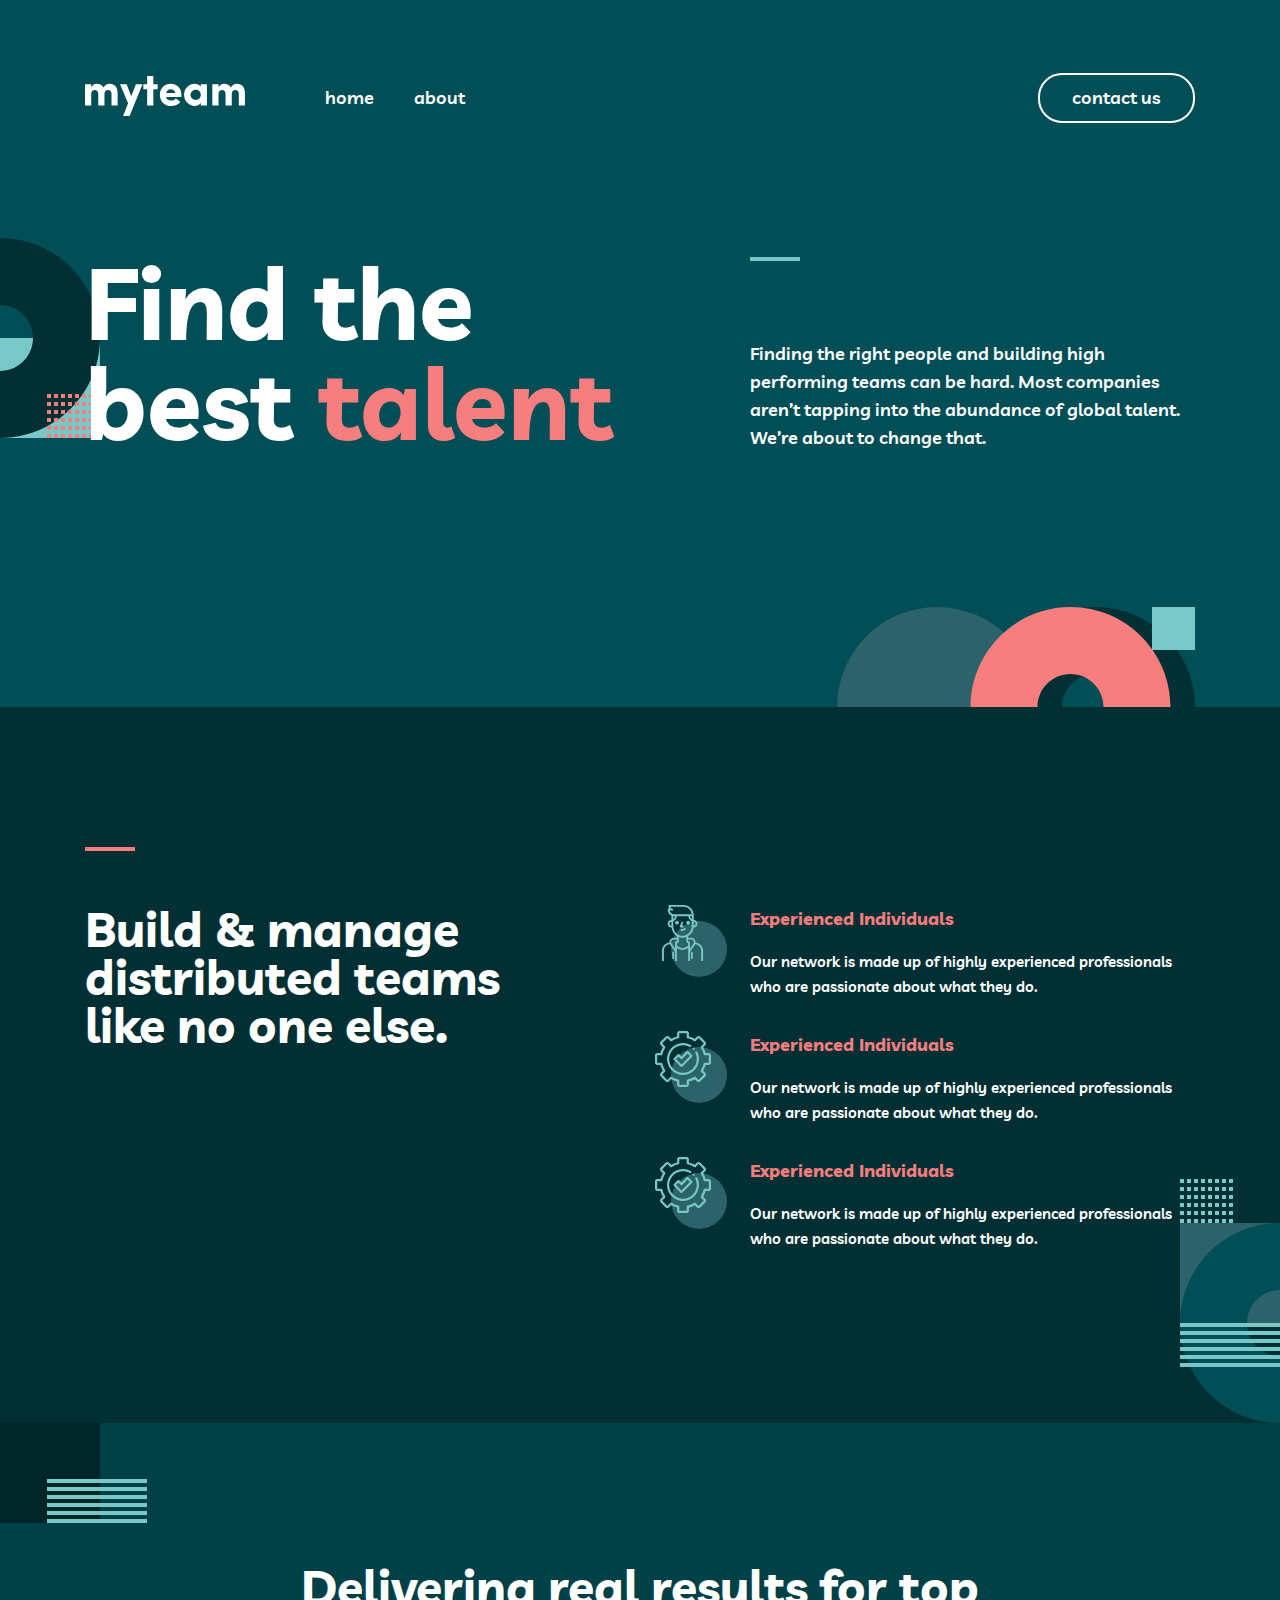
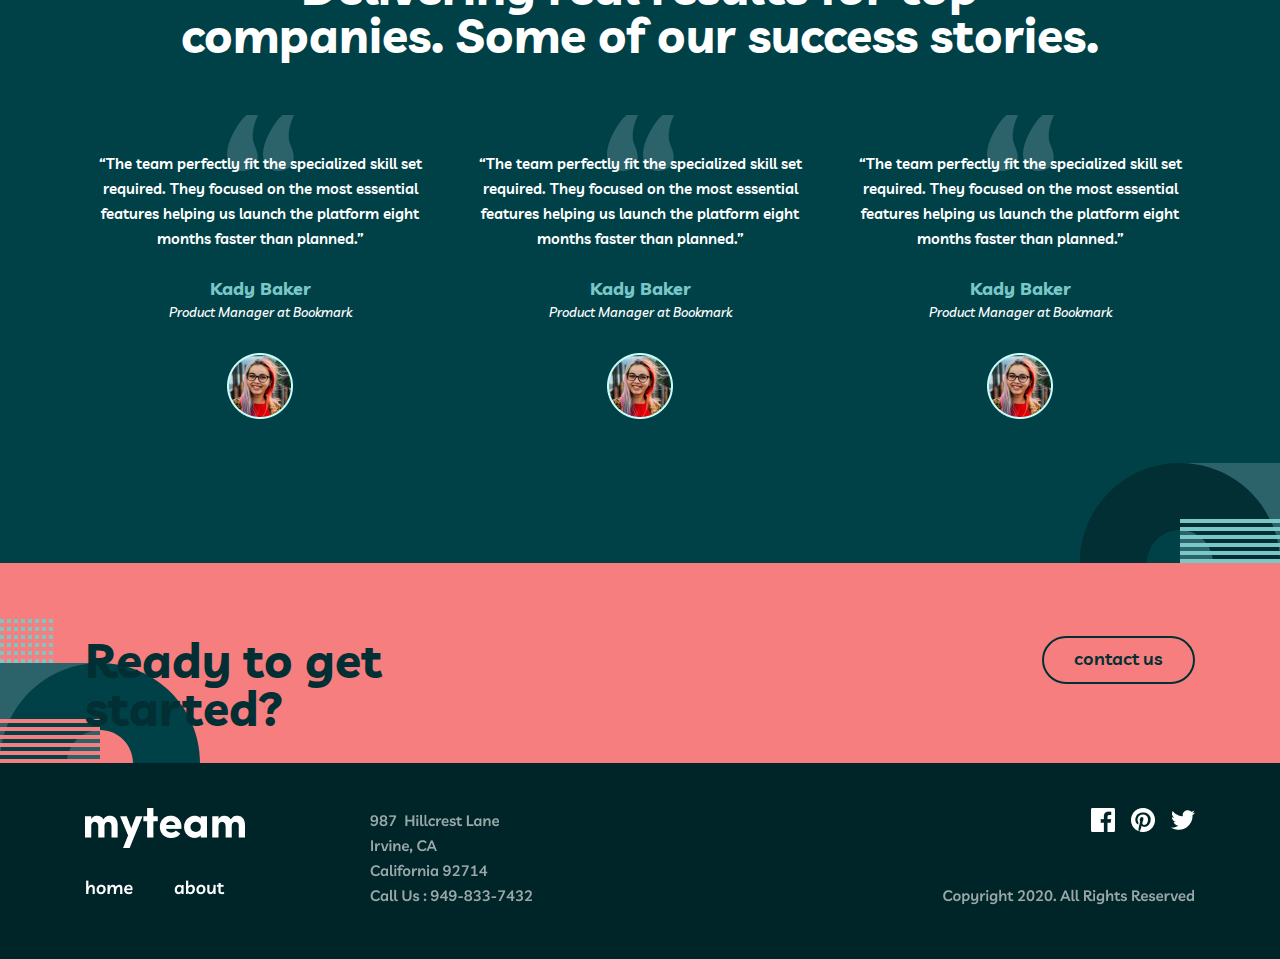
<file: index.html>
<!DOCTYPE html>
<html lang="en">
  <head>
    <meta charset="UTF-8" />
    <meta name="viewport" content="width=device-width, initial-scale=1.0" />
    <link rel="stylesheet" href="./css/main.css" />
    <title>myteam</title>
  </head>
  <body>
    <main>
    <header class="main_header">
      <div class="container">
        <div class="main_header__block">
          <div class="main_header__logo">
            <a class="main_header__logo_el" href="#">
              <img src="./img/logo.svg" alt="logo" />
            </a>
            <ul class="main_header__list">
              <li class="main_header__item">
                <a class="main_header__link" href="index.html">home</a>
              </li>
              <li class="main_header__item">
                <a class="main_header__link" href="about.html">about</a>
              </li>
            </ul>
          </div>

          <a class="main_header__btn" href="contact.html">contact us</a>
        </div>
      </div>
    </header>
      <section class="hero">
        <div class="container">
          <div class="hero__container">
            <h2 class="hero__title">
              Find the best <span class="hero__title_sub">talent</span>
            </h2>

            <div class="hero__content">
              <span class="hero__line"></span>
              <p class="hero__text">
                Finding the right people and building high performing teams can
                be hard. Most companies aren’t tapping into the abundance of
                global talent. We’re about to change that.
              </p>
            </div>
          </div>
        </div>
      </section>
      <section class="build">
        <div class="container">
          <span class="build__line"></span>
          <div class="build__box">
            <h2 class="build__title">
              Build & manage distributed teams like no one else.
            </h2>
            <ul class="build__list">
              <li class="build__item">
                <h3 class="build__sub_title">Experienced Individuals</h3>
                <p class="build__text">
                  Our network is made up of highly experienced professionals who
                  are passionate about what they do.
                </p>
              </li>
              <li class="build__item">
                <h3 class="build__sub_title">Experienced Individuals</h3>
                <p class="build__text">
                  Our network is made up of highly experienced professionals who
                  are passionate about what they do.
                </p>
              </li>
              <li class="build__item">
                <h3 class="build__sub_title">Experienced Individuals</h3>
                <p class="build__text">
                  Our network is made up of highly experienced professionals who
                  are passionate about what they do.
                </p>
              </li>
            </ul>
          </div>
        </div>
      </section>
      <section class="stories">
        <div class="container">
          <h2 class="stories__title">
            Delivering real results for top companies. Some of our success
            stories.
          </h2>
          <ul class="stories__list">
            <li class="stories__item">
              <p class="stories__text">
                “The team perfectly fit the specialized skill set required. They
                focused on the most essential features helping us launch the
                platform eight months faster than planned.”
              </p>
              <h3 class="stories__sub_title">Kady Baker</h3>
              <p class="stories__cap">Product Manager at Bookmark</p>
              <div class="stories__img_block">
                <img src="./img/stories.png" alt="img" />
              </div>
            </li>
            <li class="stories__item">
              <p class="stories__text">
                “The team perfectly fit the specialized skill set required. They
                focused on the most essential features helping us launch the
                platform eight months faster than planned.”
              </p>
              <h3 class="stories__sub_title">Kady Baker</h3>
              <p class="stories__cap">Product Manager at Bookmark</p>
              <div class="stories__img_block">
                <img src="./img/stories.png" alt="img" />
              </div>
            </li>
            <li class="stories__item">
              <p class="stories__text">
                “The team perfectly fit the specialized skill set required. They
                focused on the most essential features helping us launch the
                platform eight months faster than planned.”
              </p>
              <h3 class="stories__sub_title">Kady Baker</h3>
              <p class="stories__cap">Product Manager at Bookmark</p>
              <div class="stories__img_block">
                <img src="./img/stories.png" alt="img" />
              </div>
            </li>
          </ul>
        </div>
      </section>
      <section class="ready">
        <div class="container">
<div class="ready_one">
          
           <h4>
            Ready to get started?
           </h4>

           <a href="#">contact us</a>
        </div>
        </div>
        
        
      </section>
    </main>

    <footer class="footer">
      <div class="container">
<img src="./img/Group_32.png" alt="">
      </div>
    </footer>
  </body>
</html>
</file>
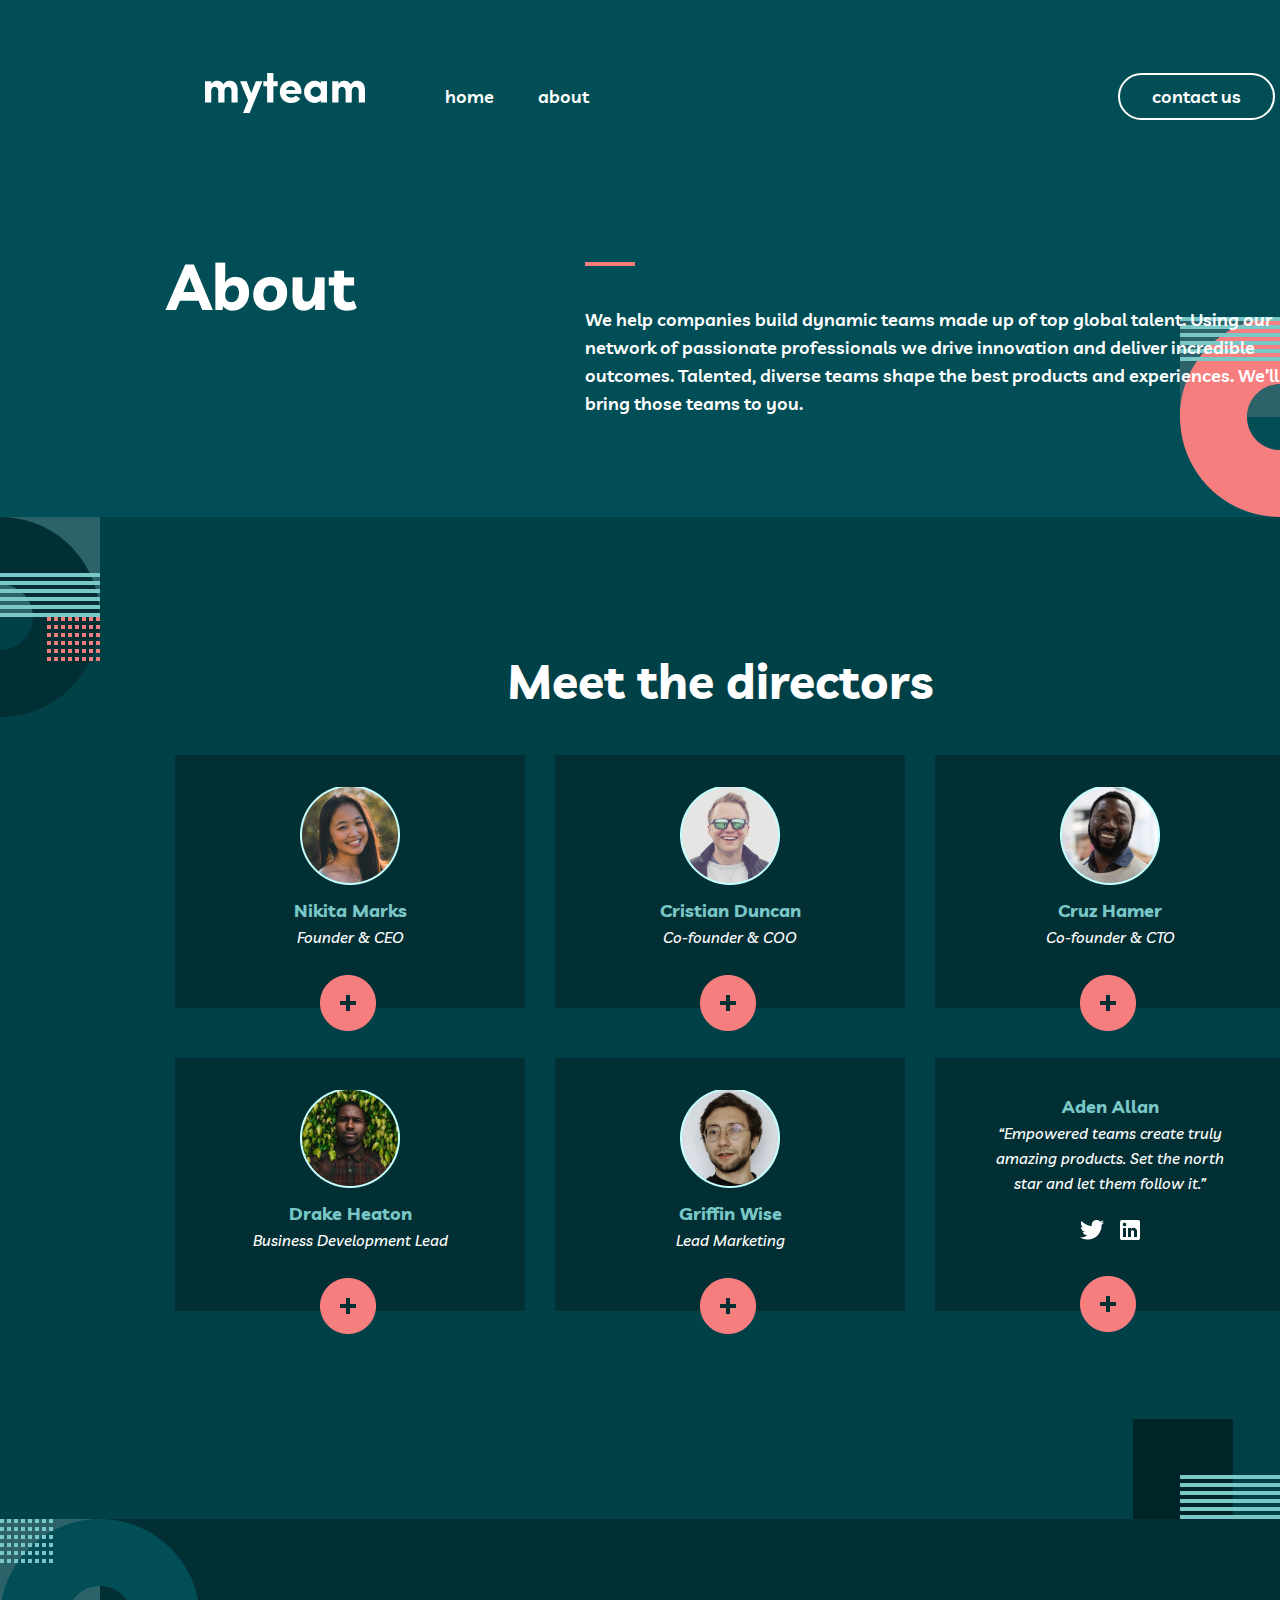
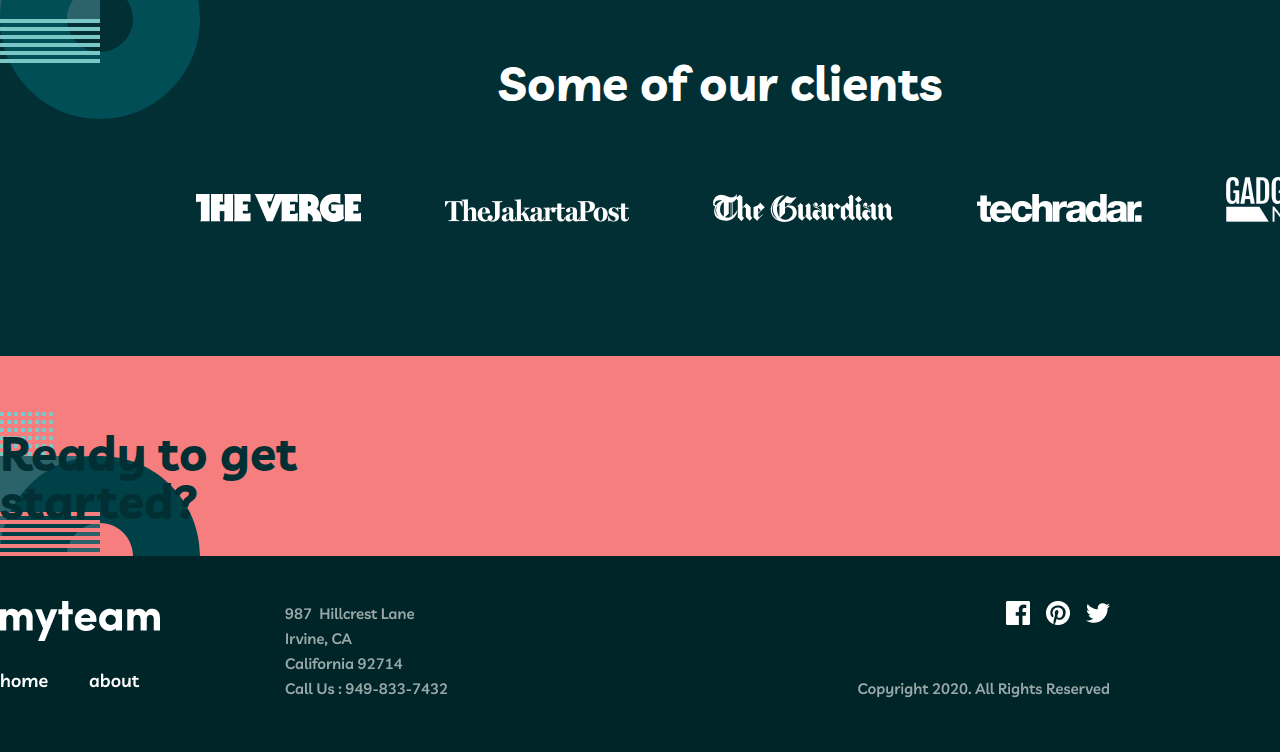
<file: about.html>
<!DOCTYPE html>
<html lang="en">
<head>
  <meta charset="UTF-8">
  <meta name="viewport" content="width=device-width, initial-scale=1.0">
  <link rel="stylesheet" href="./css/about.css">
  <title>Document</title>
</head>
<body>
 
        <header class="header_block">
           <div class="container">
           <div class="head_main">

           <div class="heder_logo">
              <a href="index.html"><img src="./img/myteam_logo.png" alt=""></a>
              <div class="header_link">
               <a href="index.html">home</a>
               <a href="about.html">about</a>
              </div>
           </div>

           <div class="header_button">
            <a href="contact.html">contact us</a>
           </div>

           </div>

           <div class="about_logo">
            <div class="about_logo_img">
              <img src="./img/about.png" alt="">
            </div>

            <div class="about_logo_text">
               <span class="hero__line"></span>
               <p>
                We help companies build dynamic teams made up of top global talent. Using our network of passionate professionals we drive innovation and deliver incredible outcomes. Talented, diverse teams shape the best products and experiences. We’ll bring those teams to you.
               </p>
            </div>
           </div>
           </div>
        </header>
        <!--Meet the directors-->
        <section class="meet">
        <div class="container">
            
          <div class="meet_section" >
            <div class="meet_text">
               <h3>Meet the directors</h3>
            </div>  
          </div> 
          <div class="meet_card">

            <div class="card">
              <img class="img_responsive" src="./img/oval_1.png" alt="">
              <h5>Nikita Marks</h5>
               <p>Founder & CEO</p>
               <a href="#" class="plus"><img src="./img/plus.png" alt=""></a>
            </div>

            <div class="card">
              <img class="img_responsive" src="./img/oval_2.png" alt="">
              <h5> Cristian Duncan</h5>
               <p>Co-founder & COO</p>
               <a href="#" class="plus"><img src="./img/plus.png" alt=""></a>
            </div>

            <div class="card">
              <img class="img_responsive" src="./img/oval_3.png" alt="">
              <h5>Cruz Hamer</h5>
               <p>Co-founder & CTO</p>
               <a href="#" class="plus"><img src="./img/plus.png" alt=""></a>
            </div>

          </div>
          <div class="meet_card">

            <div class="card">
              <img class="img_responsive" src="./img/oval_4.png" alt="">
              <h5>Drake Heaton</h5>
               <p>Business Development Lead</p>
               <a href="#" class="plus"><img src="./img/plus.png" alt=""></a>
            </div>

            <div class="card">
              <img class="img_responsive" src="./img/oval_5.png" alt="">
              <h5>  Griffin Wise</h5>
               <p>Lead Marketing</p>
               <a href="#" class="plus"><img src="./img/plus.png" alt=""></a>
            </div>

            <div class="card">
              <h4 class="card_title">Aden Allan</h4>
               <p class="card_p">“Empowered teams create truly amazing products. Set the north star and let them follow it.”</p>

               <img class="tweter" src="./img/tweter.png" alt="">

               <a href="#" class="plus_1"><img src="./img/plus.png" alt=""></a>
            </div>

          </div>
        
        </div>
        </section>
<!--some-->
        <section class="some">
         <div class="container">
          <div class="some_main_section">
            <div class="some_banner">
              <h2>Some of our clients</h2>
           </div>
           <div class="some_flex">
             <div class="some_text">
               <img src="./img/Object_1.png" alt="">
               <img src="./img/jakarta_2.png" alt="">
               <img src="./img/the_3.png" alt="">
               <img src="./img/abro_4.png" alt="">
               <img src="./img/agree_5.png" alt="">
             </div>
           </div>
          </div>
         </div>
        </section>
  <!--ready-->      
  <section class="ready">
    <div class="container">
<div class="ready_one">
      
       <h4>
        Ready to get started?
       </h4>

       <a href="#">contact us</a>
    </div>
    </div>
  </section>
  <footer class="footer">
    <div class="container">
<img src="./img/Group_32.png" alt="">
    </div>
  </footer>
</body>
</html>
</file>
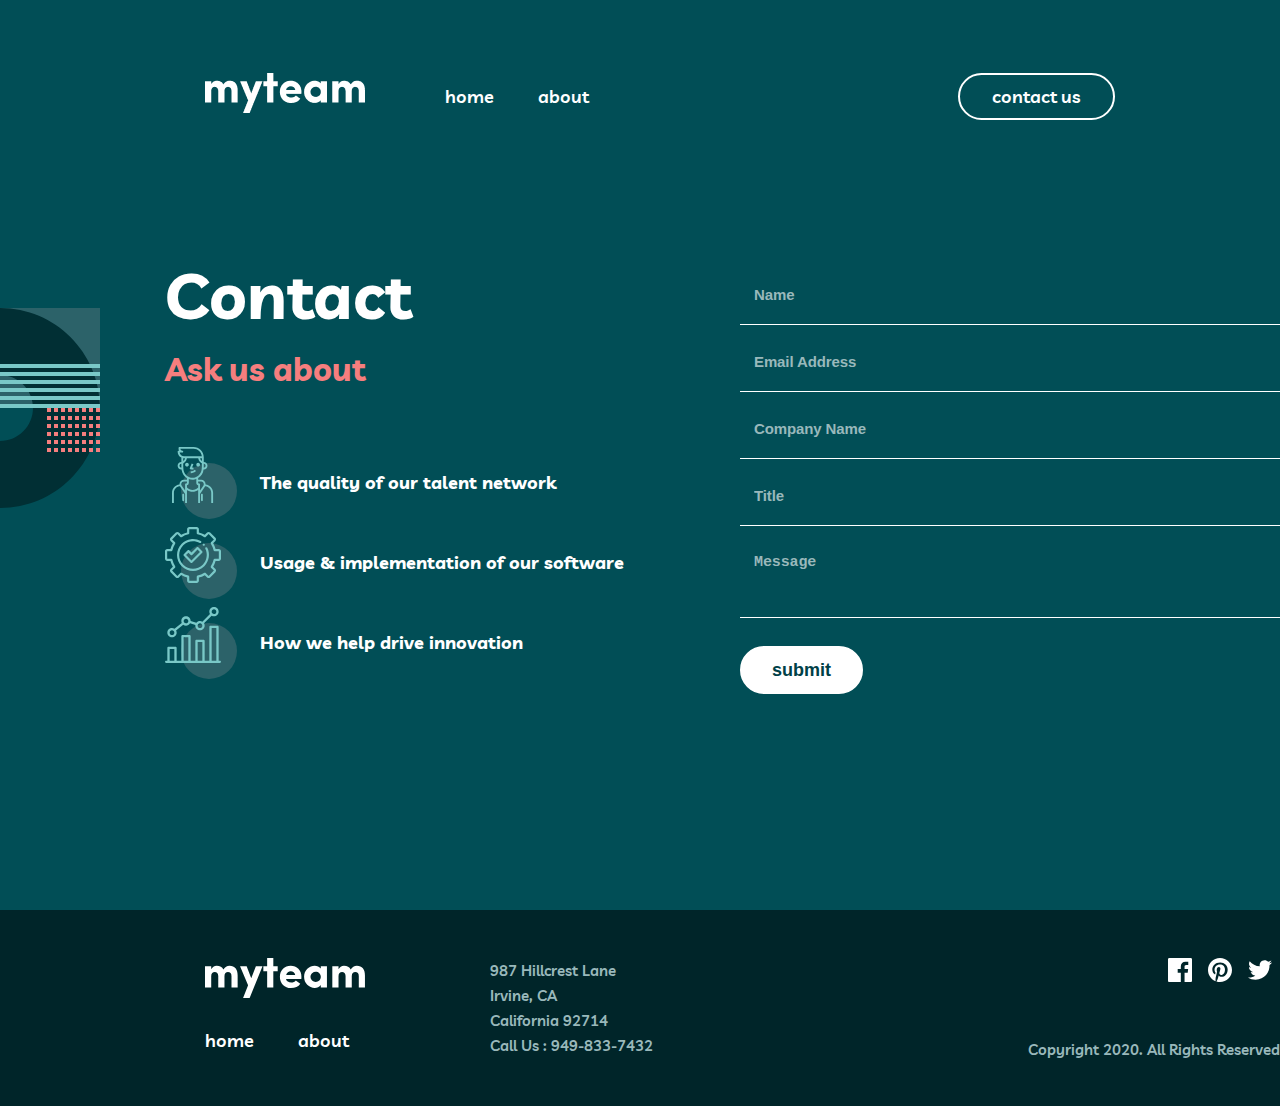
<file: contact.html>
<!DOCTYPE html>
<html lang="en">
<head>
    <meta charset="UTF-8">
    <meta name="viewport" content="width=device-width, initial-scale=1.0">
    <link rel="stylesheet" href="./css/contact.css">
    <title>Document</title>
</head>
<body>
    <header class="header_block">
        <div class="container">
        <div class="head_main">
        <div class="heder_logo">
           <a href="index.html"><img src="./img/myteam_logo.png" alt=""></a>
           <div class="header_link">
            <a href="index.html">home</a>
            <a href="about.html">about</a>
           </div>
        </div>
        <div class="header_button">
         <a href="contact.html">contact us</a>
        </div>
        </div>
        </div>
     </header>
     <main>
        <section class="content_section">
         <div class="container">
           <div class="contact_block">
            <div class="contact_content">

                <h2 class="contact_title">Contact</h2>

                <p class="contact_text">Ask us about</p>

                <ul class="contact_list">

                  <li class="contact_item">
                     <h3 class="contact_sub_title">
                        The quality of our talent network
                     </h3>
                  </li>
                  <li class="contact_item">
                     <h3 class="contact_sub_title">
                        Usage & implementation of our software
                     </h3>
                  </li>
                  <li class="contact_item">
                     <h3 class="contact_sub_title">
                        How we help drive innovation
                     </h3>

                  </li>
                </ul>
            </div>
             <form class="contact_form">

               <div class="contact_input_block">
               <input class="contact_input" name="name" placeholder="Name" aria-label="name" type="text">
               </div>

               <div class="contact_input_block">
                  <input class="contact_input" name="Email Address" placeholder="Email Address" aria-label="Email Address" type="email">
               </div> 

               <div class="contact_input_block">
                     <input class="contact_input" name="company Name" placeholder="Company Name" aria-label="Company Name" type="text">
               </div>

               <div class="contact_input_block">
                  <input class="contact_input" name="Title" placeholder="Title" aria-label="Title" type="text">
             </div>

               <div class="contact_input_block">
                  <textarea class="textarea" placeholder="Message"  name="des"></textarea>
                  </div>

               <button class="contact_btn"type="submit">submit</button>
            </form>
           </div>
         
         </div>
        </section>
      
     </main>
     <!--footer block-->
     <footer class="footer_section">
      <div class="container">
        <div class="footer_block">

          <div class="foot_logo">
            <div>
                <a href="index.html"><img src="./img/logo.svg" alt=""></a>
           <div class="foot_menu">
            <a href="index.html">home</a>
            <a href="about.html">about</a>
           </div>
            </div>
          
            <div class="lane_block">
            <p>987  Hillcrest Lane</p>
            <p>Irvine, CA</p>
            <p>California 92714</p>
            <p>Call Us : 949-833-7432</p>
          </div>
          </div>

         

          <div class="all">
            <img src="./img/twitter.svg" alt="">
            <p>Copyright 2020. All Rights Reserved</p>
          </div>

        </div>
      </div>
     </footer>
</body>
</html>
</file>
<file: css/main.css>
@import url('https://fonts.googleapis.com/css2?family=Livvic:ital,wght@0,400;0,600;0,700;1,500;1,700&display=swap');

* {
  box-sizing: border-box;
  margin: 0;
  padding: 0;
}

a {
  text-decoration: none;
}

ul,
ol {
  list-style: none;
}


body {
  font-family: 'Livvic', sans-serif;
  background-color: #014E56;
   

}


.container {
  max-width: 1110px;
  margin-left: auto;
  margin-right: auto;
}

.main_header {
  padding-top: 73px;
}

.main_header__block {
  display: flex;
  align-items: center;
  justify-content: space-between;
}

.main_header__logo {
  display: flex;
  align-items: center;
}

.main_header__logo_el {
  display: inline-block;
}


.main_header__list {
  margin-left: 80px;
  display: flex;
  gap: 40px;
}

.main_header__link {
  color: #FFF;
  font-size: 18px;
  font-weight: 600;
  line-height: 28px;
}

.main_header__btn {
  color: #FFF;
  font-size: 18px;
  font-weight: 600;
  line-height: 28px;
  padding: 9px 32px;
  border-radius: 24px;
  border: 2px solid #FFF;
}

/* hero */
.hero {
  padding-top: 129px;
  background-image: url('../img/hero-left.svg');
  background-repeat: no-repeat;
  background-position: left 30%;
}

.hero__container {
  display: flex;
  align-items: end;
  justify-content: space-between;
  padding-bottom: 255px;
  background-repeat: no-repeat;
  background-image: url('../img/hero-bottom.svg');
  background-position: right bottom;
}

.hero__content {
  width: 445px;


}

.hero__title {
  color: #FFF;
  font-size: 100px;
  font-weight: 700;
  line-height: 100px;
  width: 539px;
}

.hero__title_sub {

  color: #F67E7E;
}

.hero__text {
  color: #FFF;
  font-size: 18px;
  font-weight: 600;
  line-height: 28px;
}

.hero__line {
  width: 50px;
  height: 4px;
  display: block;
  background-color: #79C8C7;
  margin-bottom: 79px;
}

/* build */

.build {
  padding: 140px 0;
  background-color: #012F34;
  background-repeat: no-repeat;
  background-image: url('../img/build_bg.svg');
  background-position: right bottom;
}

.build__title {
  color: #FFF;
  font-size: 48px;
  font-weight: 700;
  line-height: 48px;
  width: 445px;
}

.build__box {
  display: flex;
  justify-content: space-between;
}

.build__list {
  width: 540px;
}

.build__sub_title {
  color: #F67E7E;
  font-size: 18px;
  font-weight: 700;
  line-height: 28px;
  margin-bottom: 16px;
}

.build__text {
  color: #FFF;
  font-size: 15px;
  font-weight: 600;
  line-height: 25px;
}

.build__item {
  padding-left: 95px;
  background-repeat: no-repeat;
  background-image: url('../img/build_icon2.svg');
  margin-bottom: 32px;
}

.build__item:nth-child(1) {
  background-image: url('../img/build_icon.svg');
}

.build__item:nth-child(2) {
  background-image: url('../img/build_icon2.svg');
}

.build__line {
  width: 50px;
  height: 4px;
  background-color: #F67E7E;
  display: block;
  margin-bottom: 54px;

}

/* stories */
.stories {
  background-color: #004047;
  padding-top: 140px;
  padding-bottom: 140px;
  background-repeat: no-repeat;
  background-image: url('../img/stories_bg1.svg'), url('../img/stories_bg2.svg');
  background-position: left top, right bottom;
}

.stories__title {
  color: #FFF;
  text-align: center;
  font-size: 48px;
  font-weight: 700;
  line-height: 48px;
  width: 932px;
  margin-left: auto;
  margin-right: auto;
  margin-bottom: 56px;
}

.stories__item {
  width: 350px;
  text-align: center;
}

.stories__text {
  color: #FFF;
  text-align: center;
  font-size: 15px;
  font-weight: 600;
  line-height: 25px;
  margin-bottom: 24px;
}

.stories__sub_title {
  color: #79C8C7;
  font-size: 18px;
  font-weight: 700;
  line-height: 28px;
}

.stories__cap {
  color: #FFF;
  font-size: 13px;
  font-style: italic;
  font-weight: 500;
  line-height: 18px;
  margin-bottom: 32px;
}

.stories__item {
  padding-top: 36px;
  background-repeat: no-repeat;
  background-image: url('../img/stories_card.svg');
  background-position: center top;
}

.stories__list {
  display: flex;
  justify-content: space-between;
}
/*ready*/
.ready
{
  background-color:  #F67E7E;
  height: 200px;
  background-image: url('../img/least.svg');
  background-repeat: no-repeat;
  background-position: bottom left;
  
}
.ready_one
{
  display: flex;
  justify-content: space-between;
}
.ready_one h4
{
color: #012F34;
font-family: Livvic;
width: 504px;
font-size: 48px;
font-style: normal;
font-weight: 700;
line-height: 48px; 
margin-top: 73px;
}
.ready_one a
{
  color: #012F34;
font-family: Livvic;
font-size: 18px;
font-style: normal;
font-weight: 600;
line-height: 28px; /* 155.556% */
width: 153px;
height: 48px;
flex-shrink: 0;
border-radius: 24px;
border: 2px solid #012F34;
text-align: center;
margin-top: 73px;
padding-top:7px;
}
/*footer*/
.footer
{
height: 196px;
background: #002529;

}
.footer img
{
  
  margin-top: 45px;
}
</file>
<file: css/about.css>
@import url('https://fonts.googleapis.com/css2?family=Livvic:ital,wght@0,400;0,600;0,700;1,500;1,700&display=swap');

* {
  box-sizing: border-box;
  margin: 0;
  padding: 0;
}

a {
  text-decoration: none;
}

ul,
ol {
  list-style: none;
}


body {
  font-family: 'Livvic', sans-serif;
  
}
.container {
  width: 1440px;
  margin-left: auto;
  margin-right: auto;

}

/*header*/
.header_block
{
  background-color: #014E56;  
  height: 517px;
  margin-left: auto;
  margin-right: auto;
  background-image: url('../img/orqa.svg');
  background-repeat: no-repeat;
  background-position:  right bottom;

}
.head_main
{
  display: flex;
  align-items: center;
  justify-content:space-between;
  padding-top: 73px ;
}
.heder_logo
{
  margin-left: 165px;
  display: flex;
  width: 500px;
}
.header_link
{
  margin-left: 40px;
  margin-top: 10px;
}
.heder_logo a
{
  color: #FFF;
font-family: Livvic;
font-size: 18px;
font-style: normal;
font-weight: 600;
line-height: 28px; /* 155.556% */
margin-left: 40px;
}
.header_button 
{
  margin-right: 165px;
}
.header_button a
{
  color: #FFF;
font-family: Livvic;
font-size: 18px;
font-style: normal;
font-weight: 600;
line-height: 28px; /* 155.556% */
width: 153px;
height: 48px;
flex-shrink: 0;
border-radius: 24px;
border: 2px solid #FFF;
padding: 10px 32px;
}
.about_logo
{
  margin-top: 141px;
  margin-left: 165px;
  display: flex; 
  justify-content:space-between;
 
}
.hero__line {
  width: 50px;
  height: 4px;
  display: block;
  background-color:  #F67E7E;
  
}
.about_logo_text
{
  width:800px;
  margin-right:55px;
}
.about_logo_text p 
{
  width:730px;
  color: #FFF;
font-family: Livvic;
font-size: 18px;
font-style: normal;
font-weight: 600;
line-height: 28px; /* 155.556% */
margin-top: 40px;
}
/*meet*/
.meet
{
  background-color: #004047;
  height: 1002px;
  background-image: url('../img/card.svg'),url('../img/card2.svg');
  background-repeat: no-repeat;
  background-position: left top,right bottom

}

.meet_text
{
  text-align: center;
}
.meet_text h3
{
padding-top: 140px;
color: #FFF;
text-align: center;
font-family: Livvic;
font-size: 48px;
font-style: normal;
font-weight: 700;
line-height: 48px; 
}

.card
{
width: 350px;
height: 253px;
background-color: #012F34;
margin-left: 30px;
}
.img_responsive
{
  margin-left: 125px;
  margin-top: 32px;
}
.card h5
{
  color: #79C8C7;
text-align: center;
font-family: Livvic;
font-size: 18px;
font-style: normal;
font-weight: 700;
line-height: 28px; 
margin-top: 8px;
}
.card p
{
  color: #FFF;
text-align: center;
font-family: Livvic;
font-size: 15px;
font-style: italic;
font-weight: 500;
line-height: 25px; /* 166.667% */
}
.plus
{
  position: absolute;
  margin-top: 25px;
  margin-left: 145px;
}
.meet_card
{
  margin-left: 145px;
  margin-top: 50px;
  display: flex;
  
}
.card_title
{
  color: #79C8C7;
text-align: center;
font-family: Livvic;
font-size: 18px;
font-style: normal;
font-weight: 700;
line-height: 28px; /* 155.556% */
margin-top: 35px;
}
.card_p
{
width: 254px;
color: #FFF;
text-align: center;
font-family: Livvic;
font-size: 15px;
font-style: normal;
font-weight: 600;
line-height: 25px; /* 166.667% */
margin-left: 48px;
}
.tweter
{
  width: 60px;
  height: 20px;
  margin-left: 145px;
  margin-top: 24px;
}
.plus_1
{
  position: absolute;
  margin-top: 80px;
  margin-left: -60px;
  
}

/*some*/
.some
{
height: 437px;
background-color: #012F34;
background-image: url('../img/some_bg.svg');
background-repeat: no-repeat;
}
.some_banner h2
{
color: #FFF;
text-align: center;
font-family: Livvic;
font-size: 48px;
font-style: normal;
font-weight: 700;
line-height: 48px; /* 100% */
padding-top: 140px;
}
.some_text
{
  text-align: center;

}
.some_text img
{
  margin-left: 80px;
  margin-top: 70px;
} 
/*ready*/
.ready
{
  background-color:  #F67E7E;
  height: 200px;
  background-image: url('../img/least.svg');
  background-repeat: no-repeat;
  background-position: bottom left;
  
}
.ready_one
{
  display: flex;
  justify-content: space-between;
}
.ready_one h4
{
color: #012F34;
font-family: Livvic;
width: 504px;
font-size: 48px;
font-style: normal;
font-weight: 700;
line-height: 48px; 
margin-top: 73px;
}
.ready_one a
{
  color: #012F34;
font-family: Livvic;
font-size: 18px;
font-style: normal;
font-weight: 600;
line-height: 28px; /* 155.556% */
width: 153px;
height: 48px;
flex-shrink: 0;
border-radius: 24px;
border: 2px solid #012F34;
text-align: center;
margin-top: 73px;
padding-top:7px;
}
/*footer*/
.footer
{
height: 196px;
background: #002529;

}
.footer img
{
  
  margin-top: 45px;
}
</file>
<file: css/contact.css>
@import url('https://fonts.googleapis.com/css2?family=Livvic:ital,wght@0,400;0,600;0,700;1,500;1,700&display=swap');

*{
    box-sizing: border-box;
    padding: 0;
    margin: 0;
}
a
{
    text-decoration: none;
}
ul,li
{
    list-style: none;
}
body
{
    font-family:'Livvic', sans-serif;
   
}
.container
{
    max-width: 1440px;
    margin-left: auto;
    margin-right: auto;
}
main
{
  background-color: #014E56;
  height: 789px;
}
/*header*/
.header_block
{
  background-color: #014E56;  
  margin-left: auto;
  margin-right: auto;

}
.head_main
{
  display: flex;
  align-items: center;
  justify-content:space-between;
  padding-top: 73px ;
  
}
.heder_logo
{
  margin-left: 165px;
  display: flex;
  width: 500px;
}
.header_link
{
  margin-left: 40px;
  margin-top: 10px;
}
.heder_logo a
{
  color: #FFF;
font-family: Livvic;
font-size: 18px;
font-style: normal;
font-weight: 600;
line-height: 28px; /* 155.556% */
margin-left: 40px;
}
.header_button 
{
  margin-right: 165px;
}
.header_button a
{
  color: #FFF;
font-family: Livvic;
font-size: 18px;
font-style: normal;
font-weight: 600;
line-height: 28px; /* 155.556% */
width: 153px;
height: 48px;
flex-shrink: 0;
border-radius: 24px;
border: 2px solid #FFF;
padding: 10px 32px;
}
/*contact*/
.content_section
{
  background-image: url('../img/contact_bg.svg');
  background-repeat: no-repeat;
  background-position: left center;
}
.contact_title
{
margin-left: 165px;
margin-top: 124px;
color: #FFF;
font-size: 64px;
font-weight: 700;
line-height: 100px; 
}
.contact_list
{
  margin-left: 165px;
}
.contact_text
{ 
margin-left: 165px;
color: #F67E7E;
font-size: 32px;
font-weight: 700;
line-height: 48px; 
margin-bottom:54px;
}
.contact_sub_title
{

color: #FFF;
font-size: 18px;
font-weight: 700;
line-height: 28px; 
}
.contact_item
{
  padding: 22px 0 22px 95px;
  background-repeat: no-repeat;
  margin-bottom: 8px;
}
.contact_item:nth-child(1)
{
  background-image: url('../img/icon_bg_1.svg');
}
.contact_item:nth-child(2)
{
  background-image: url('../img/icon_bg_2.svg');
}
.contact_item:nth-child(3)
{
  background-image: url('../img/icon_bg_3.svg');
}
/*form*/
.contact_block
{
  display: flex;
  justify-content: space-between;
}
.contact_form
{
  width: 540px;
  margin-top: 161px;
}
.textarea::placeholder,.contact_input::placeholder
{
  color: #99B8BB;
  font-size: 15px;
  font-weight: 600;
  line-height: 25px;
  letter-spacing: -0.115px;
}
.textarea,.contact_input
{
  width:100%;
  padding-bottom: 17px;
  padding-left: 14px;
  padding-right: 14px ;
  background-color: #014E56;
  outline: none;
  color: #fff;
  font-size: 15px;
  font-weight: 600;
  line-height: 25px;
  letter-spacing: -0.115px;
  border: none;
  border-bottom: 1px solid #fff  ;
  margin-bottom: 24px;
  resize: none;
} 
.contact_btn
{
color: #004047;
font-size: 18px;
font-weight: 600;
line-height: 28px; 
width: 123px;
height: 48px;
flex-shrink: 0;
border-radius: 24px;
border: 2px solid #FFF;
background: #FFF;
}
/*footer*/
.footer_section
{
  background-color: #002529;
  height: 196px;
  
}
.footer_block
{
  display: flex;
  justify-content:space-between
}
.foot_logo
{
  margin-top: 48px;
  margin-left: 165px;
  display: flex;
}
.foot_logo img
{
  margin-left: 40px;
}
.foot_menu a
{
color: #FFF;
font-size: 18px;
font-weight: 600;
line-height: 28px;
margin-left: 40px;

}
.foot_menu
{
  margin-top: 25px;
}

.lane_block
{
color: #99B8BB;
font-size: 15px;
font-weight: 600;
line-height: 25px; 
margin-left: 125px;
}
.all{
  margin-top: 48px;
}
.all p
{
margin-top: 51px;
font-size: 15px;
font-style: normal;
font-weight: 600;
line-height: 25px; 
color: #99B8BB;
}
.all img
{
  margin-left: 140px;
}
</file>
